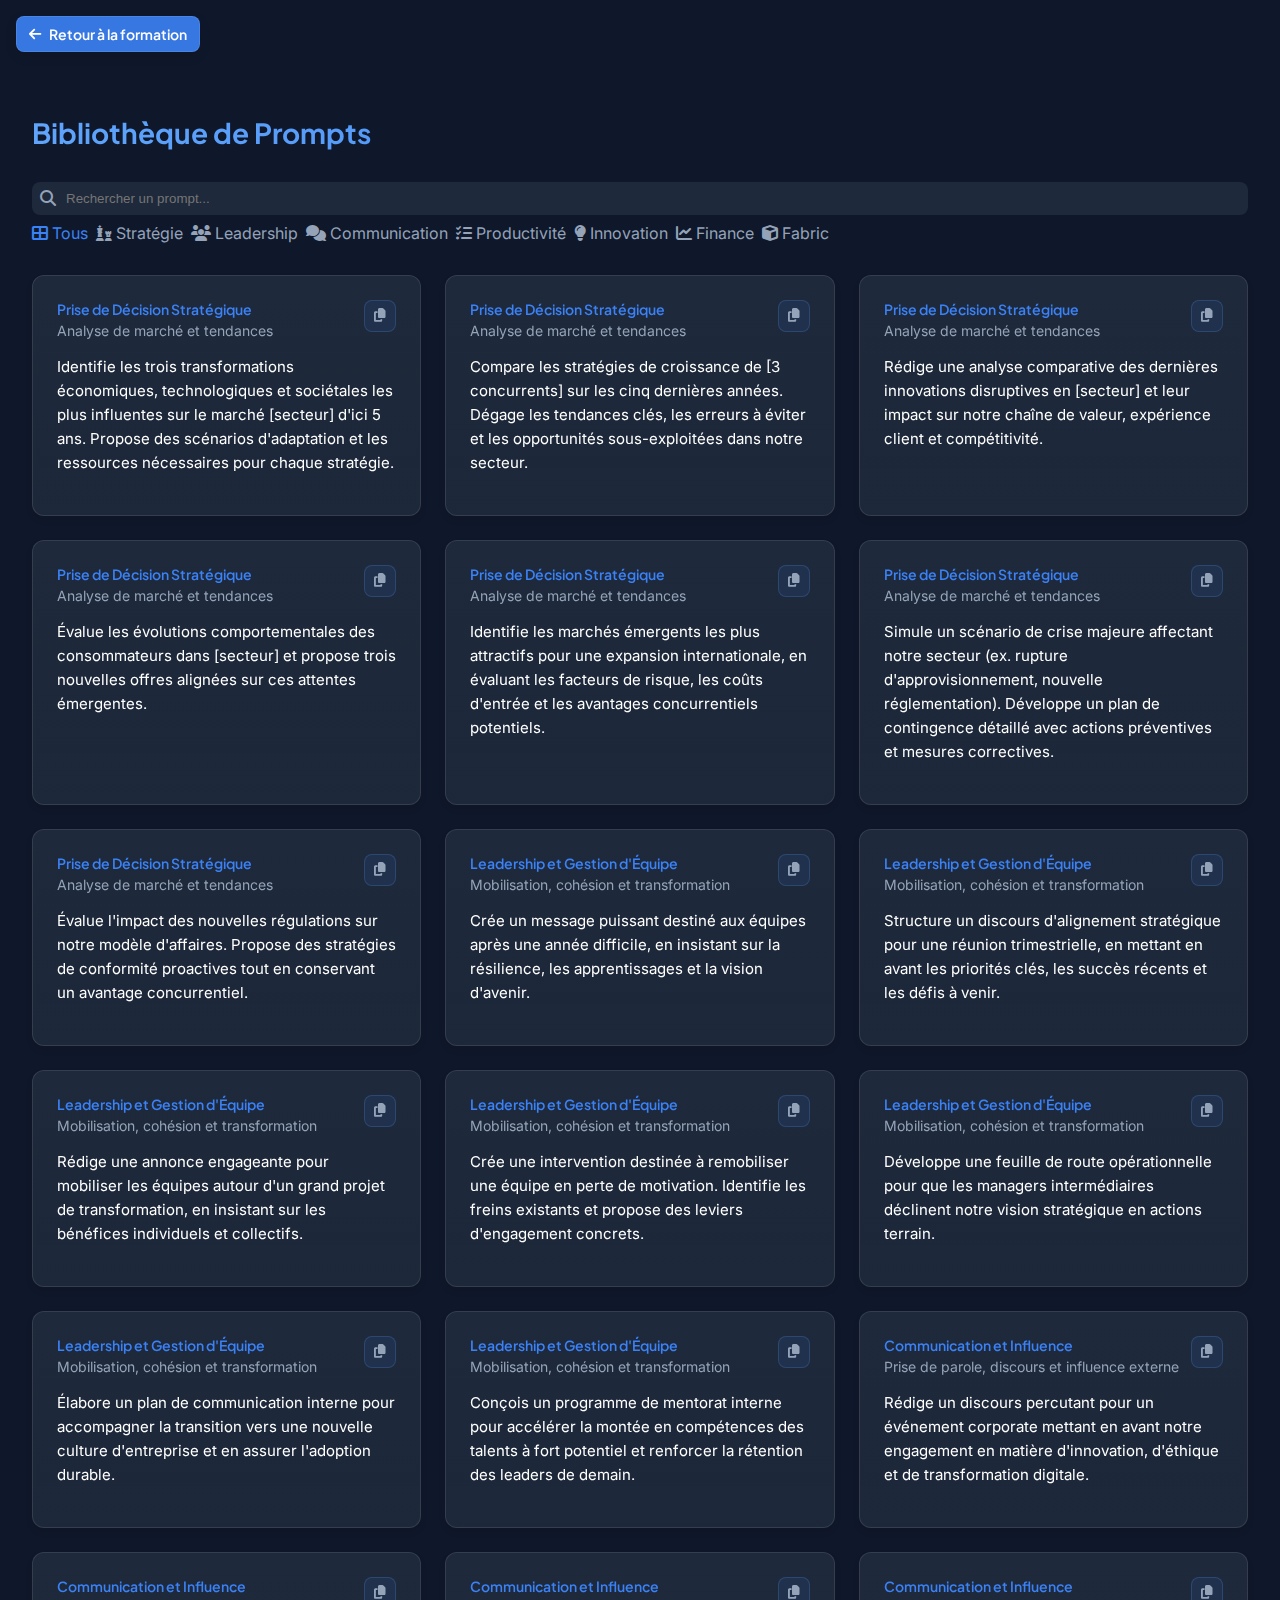
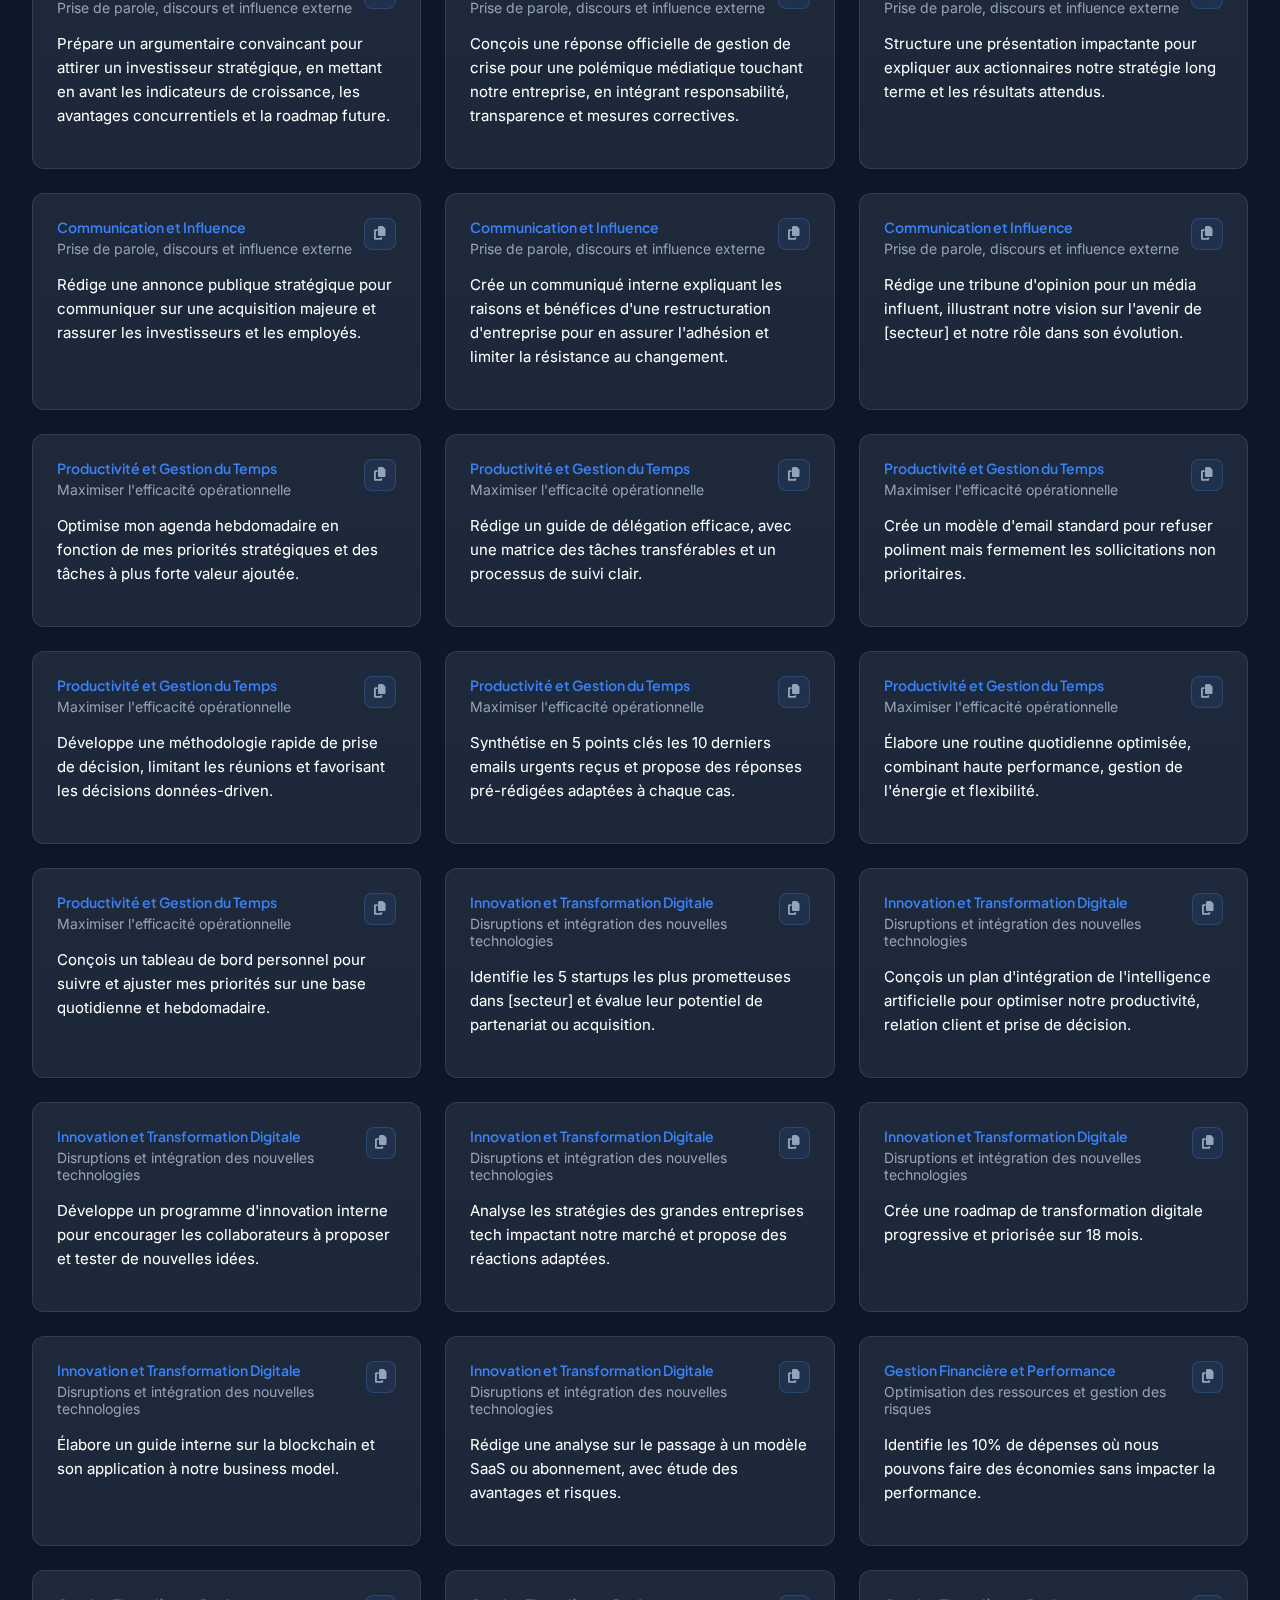
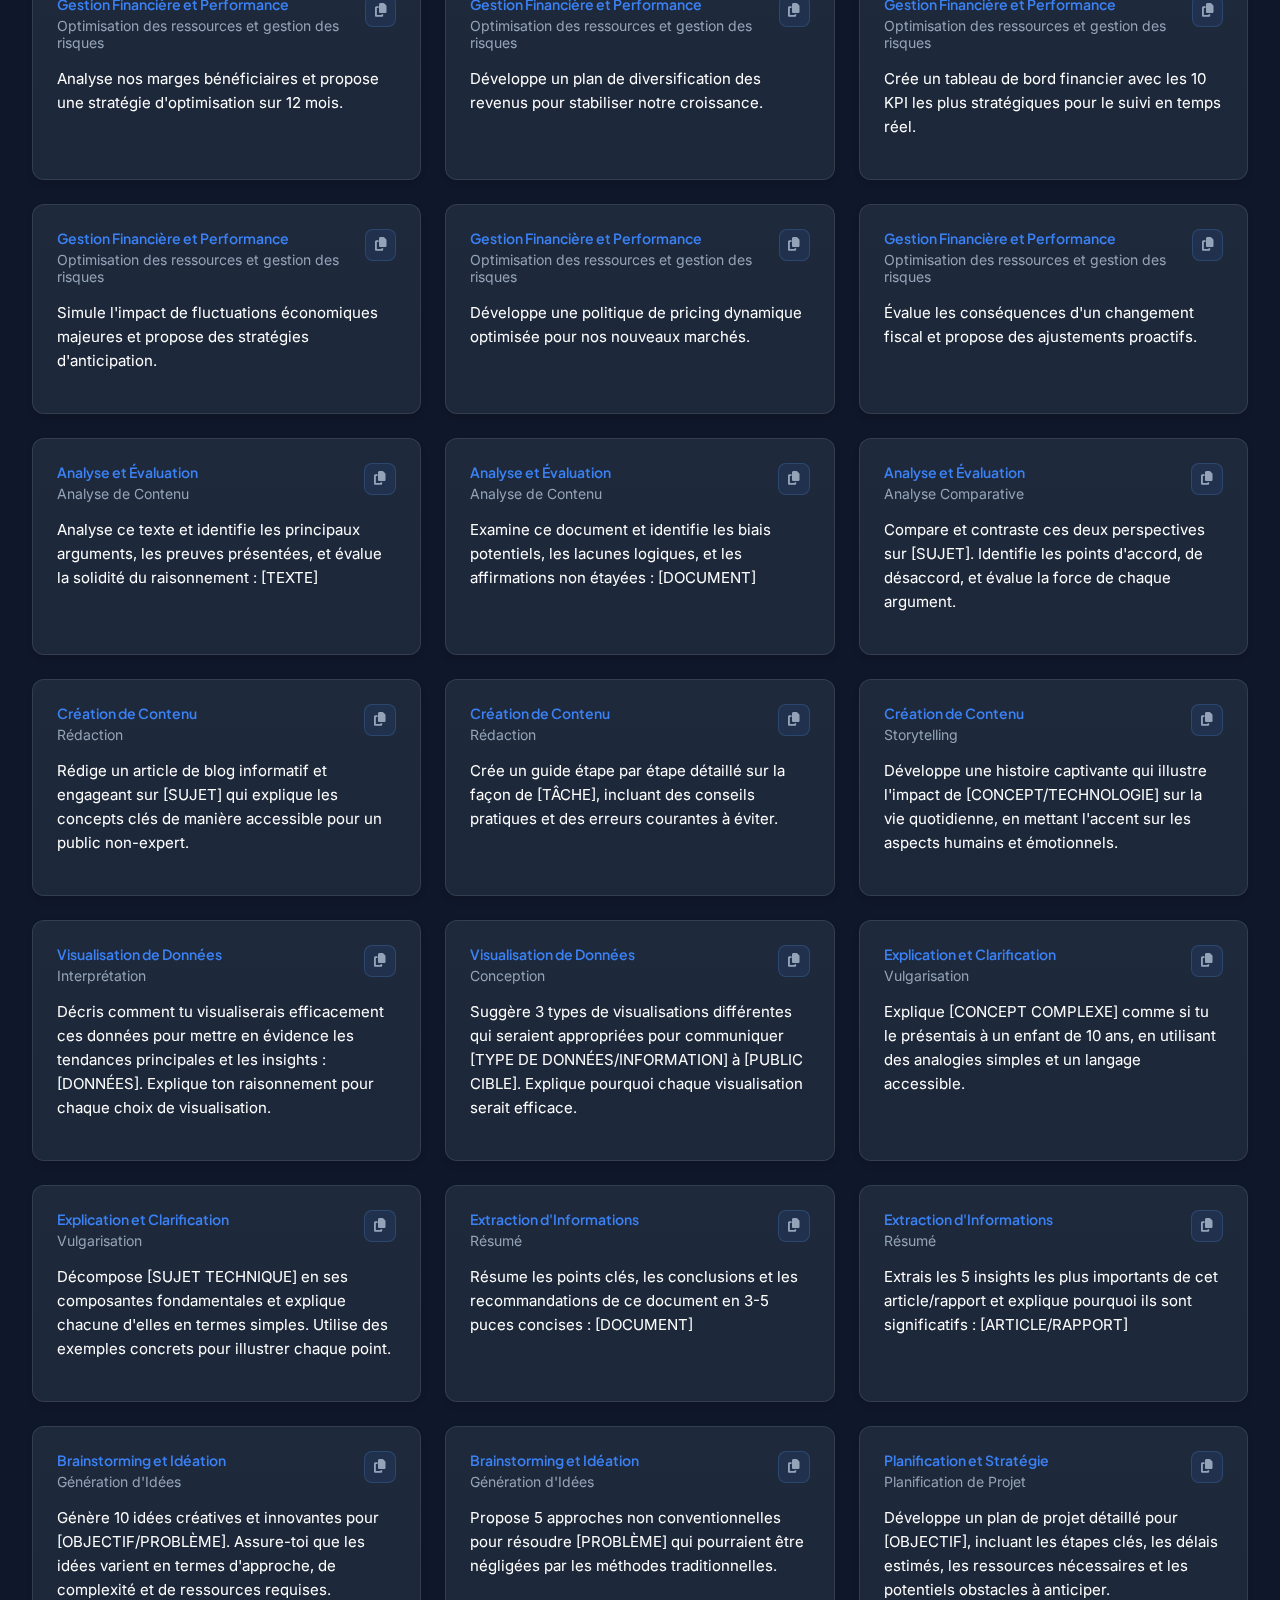
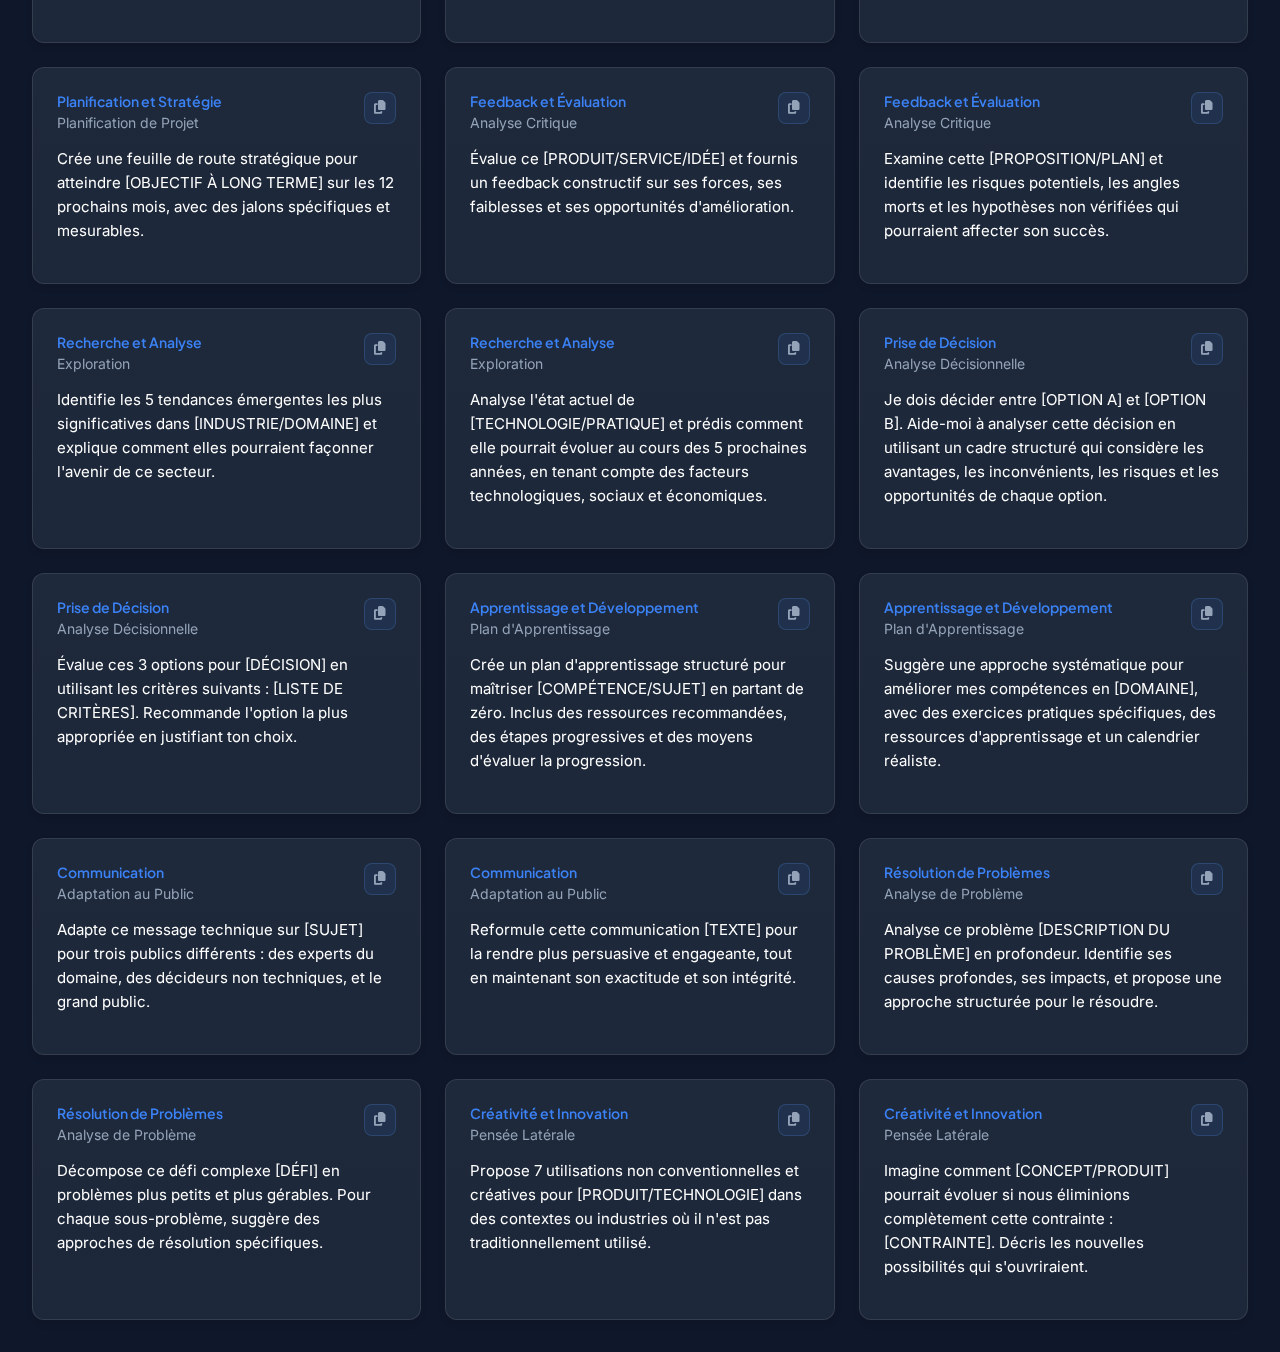
<file: prompt-library.html>
<!DOCTYPE html>
<html lang="fr">
<head>
    <meta charset="UTF-8">
    <meta name="viewport" content="width=device-width, initial-scale=1.0">
    <title>Bibliothèque de Prompts</title>
    <link rel="stylesheet" href="https://fonts.googleapis.com/css2?family=Inter:wght@400;500;600&family=Plus+Jakarta+Sans:wght@400;500;600;700&display=swap">
    <link rel="stylesheet" href="https://cdnjs.cloudflare.com/ajax/libs/font-awesome/6.4.0/css/all.min.css">
    <style>
        :root {
            --primary-bg: #0f172a;
            --secondary-bg: #1e293b;
            --text-primary: #ffffff;
            --text-secondary: #94a3b8;
            --accent: #3b82f6;
        }

        body {
            background-color: var(--primary-bg);
            color: var(--text-primary);
            font-family: 'Inter', sans-serif;
            margin: 0;
            padding: 2rem;
            -webkit-font-smoothing: antialiased;
        }

        .container {
            max-width: 1400px;
            margin: 0 auto;
            padding-top: 4rem;
        }

        h1 {
            font-family: 'Plus Jakarta Sans', sans-serif;
            font-weight: 700;
            font-size: 1.75rem;
            background: linear-gradient(135deg, #60A5FA, #3B82F6);
            -webkit-background-clip: text;
            -webkit-text-fill-color: transparent;
            margin-bottom: 2rem;
        }

        .prompts-grid {
            display: grid;
            grid-template-columns: repeat(auto-fill, minmax(300px, 1fr));
            gap: 1.5rem;
        }

        .prompt-card {
            background: linear-gradient(180deg, var(--secondary-bg) 0%, rgba(30, 41, 59, 0.95) 100%);
            backdrop-filter: blur(10px);
            border: 1px solid rgba(255, 255, 255, 0.1);
            border-radius: 0.75rem;
            padding: 1.5rem;
            transition: all 0.3s ease;
            box-shadow: 0 4px 6px rgba(0, 0, 0, 0.1);
        }

        .prompt-card:hover {
            transform: translateY(-2px);
            box-shadow: 0 8px 12px rgba(0, 0, 0, 0.15);
            border-color: rgba(255, 255, 255, 0.2);
        }

        .prompt-header {
            display: flex;
            justify-content: space-between;
            align-items: start;
            margin-bottom: 1rem;
        }

        .category-name {
            color: var(--accent);
            font-size: 0.875rem;
            font-weight: 600;
            font-family: 'Plus Jakarta Sans', sans-serif;
        }

        .subcategory {
            color: var(--text-secondary);
            font-size: 0.875rem;
            margin-top: 0.25rem;
        }

        .prompt-text {
            color: var(--text-primary);
            font-size: 0.9375rem;
            line-height: 1.6;
            margin-bottom: 1rem;
        }

        .copy-button {
            background: rgba(59, 130, 246, 0.1);
            border: 1px solid rgba(96, 165, 250, 0.2);
            border-radius: 0.5rem;
            color: var(--text-secondary);
            cursor: pointer;
            padding: 0.5rem;
            transition: all 0.2s ease;
            display: flex;
            align-items: center;
            justify-content: center;
            width: 32px;
            height: 32px;
        }

        .copy-button:hover {
            background: rgba(59, 130, 246, 0.2);
            color: var(--accent);
            transform: translateY(-1px);
        }

        .copy-button.copied {
            background: rgba(16, 185, 129, 0.2);
            color: #10b981;
            border-color: rgba(16, 185, 129, 0.3);
        }

        .back-button {
            position: fixed;
            top: 1rem;
            left: 1rem;
            background: rgba(59, 130, 246, 0.9);
            backdrop-filter: blur(4px);
            border: 1px solid rgba(255, 255, 255, 0.1);
            box-shadow: 0 4px 12px rgba(0, 0, 0, 0.1);
            color: white;
            border-radius: 0.5rem;
            padding: 0.5rem 0.75rem;
            display: flex;
            align-items: center;
            gap: 0.5rem;
            font-family: 'Plus Jakarta Sans', sans-serif;
            font-weight: 600;
            font-size: 0.875rem;
            cursor: pointer;
            text-decoration: none;
            transition: all 0.3s ease;
            z-index: 1000;
        }

        .back-button:hover {
            background: rgba(59, 130, 246, 1);
            transform: translateY(-1px);
            box-shadow: 0 6px 16px rgba(0, 0, 0, 0.15);
        }

        @media (max-width: 768px) {
            body {
                padding: 1rem;
            }

            .prompts-grid {
                grid-template-columns: 1fr;
            }

            .container {
                padding-top: 3rem;
            }
        }

        .search-and-filters {
            margin-bottom: 2rem;
        }

        .search-bar {
            display: flex;
            align-items: center;
            background-color: var(--secondary-bg);
            border-radius: 0.5rem;
            padding: 0.5rem;
        }

        .search-bar i {
            color: var(--text-secondary);
            margin-right: 0.5rem;
        }

        .search-bar input {
            background: none;
            border: none;
            color: var(--text-primary);
            outline: none;
        }

        .filters {
            display: flex;
            gap: 0.5rem;
            margin-top: 0.5rem;
        }

        .filter-button {
            background: none;
            border: none;
            color: var(--text-secondary);
            cursor: pointer;
            padding: 0;
            font: inherit;
            outline: inherit;
            display: flex;
            align-items: center;
            gap: 0.25rem;
        }

        .filter-button.active {
            color: var(--accent);
        }
    </style>
</head>
<body>
    <!-- Ajouter le bouton retour -->
    <a href="training-llm-exec.html" class="back-button">
        <i class="fas fa-arrow-left"></i>
        <span>Retour à la formation</span>
    </a>

    <div class="container">
        <h1>Bibliothèque de Prompts</h1>
        <div class="search-and-filters">
            <div class="search-bar">
                <i class="fas fa-search"></i>
                <input type="text" id="prompt-search" placeholder="Rechercher un prompt...">
            </div>
            
            <div class="filters">
                <button class="filter-button active" data-category="all">
                    <i class="fas fa-th-large"></i>
                    <span>Tous</span>
                </button>
                <button class="filter-button" data-category="strategie">
                    <i class="fas fa-chess"></i>
                    <span>Stratégie</span>
                </button>
                <button class="filter-button" data-category="leadership">
                    <i class="fas fa-users"></i>
                    <span>Leadership</span>
                </button>
                <button class="filter-button" data-category="communication">
                    <i class="fas fa-comments"></i>
                    <span>Communication</span>
                </button>
                <button class="filter-button" data-category="productivite">
                    <i class="fas fa-tasks"></i>
                    <span>Productivité</span>
                </button>
                <button class="filter-button" data-category="innovation">
                    <i class="fas fa-lightbulb"></i>
                    <span>Innovation</span>
                </button>
                <button class="filter-button" data-category="finance">
                    <i class="fas fa-chart-line"></i>
                    <span>Finance</span>
                </button>
                <button class="filter-button" data-category="fabric">
                    <i class="fas fa-cube"></i>
                    <span>Fabric</span>
                </button>
            </div>
        </div>
        <div class="prompts-grid" id="prompts-container">
            <!-- Les prompts seront générés ici par JavaScript -->
        </div>
    </div>

    <script>
        // Fonction pour copier sans utiliser le stockage
        function copyPrompt(button, text) {
            try {
                const textArea = document.createElement('textarea');
                textArea.value = text;
                document.body.appendChild(textArea);
                textArea.select();
                document.execCommand('copy');
                document.body.removeChild(textArea);
                
                const icon = button.querySelector('i');
                button.classList.add('copied');
                icon.className = 'fas fa-check';
                
                setTimeout(() => {
                    button.classList.remove('copied');
                    icon.className = 'fas fa-copy';
                }, 2000);
            } catch (err) {
                console.error('Erreur lors de la copie:', err);
            }
        }

        // Base de données des prompts
        const promptsDatabase = [
            // Stratégie
            {
                id: "s1",
                category: "strategie",
                categoryName: "Prise de Décision Stratégique",
                subcategory: "Analyse de marché et tendances",
                text: "Identifie les trois transformations économiques, technologiques et sociétales les plus influentes sur le marché [secteur] d'ici 5 ans. Propose des scénarios d'adaptation et les ressources nécessaires pour chaque stratégie."
            },
            {
                id: "s2",
                category: "strategie",
                categoryName: "Prise de Décision Stratégique",
                subcategory: "Analyse de marché et tendances",
                text: "Compare les stratégies de croissance de [3 concurrents] sur les cinq dernières années. Dégage les tendances clés, les erreurs à éviter et les opportunités sous-exploitées dans notre secteur."
            },
            {
                id: "s3",
                category: "strategie",
                categoryName: "Prise de Décision Stratégique",
                subcategory: "Analyse de marché et tendances",
                text: "Rédige une analyse comparative des dernières innovations disruptives en [secteur] et leur impact sur notre chaîne de valeur, expérience client et compétitivité."
            },
            {
                id: "s4",
                category: "strategie",
                categoryName: "Prise de Décision Stratégique",
                subcategory: "Analyse de marché et tendances",
                text: "Évalue les évolutions comportementales des consommateurs dans [secteur] et propose trois nouvelles offres alignées sur ces attentes émergentes."
            },
            {
                id: "s5",
                category: "strategie",
                categoryName: "Prise de Décision Stratégique",
                subcategory: "Analyse de marché et tendances",
                text: "Identifie les marchés émergents les plus attractifs pour une expansion internationale, en évaluant les facteurs de risque, les coûts d'entrée et les avantages concurrentiels potentiels."
            },
            {
                id: "s6",
                category: "strategie",
                categoryName: "Prise de Décision Stratégique",
                subcategory: "Analyse de marché et tendances",
                text: "Simule un scénario de crise majeure affectant notre secteur (ex. rupture d'approvisionnement, nouvelle réglementation). Développe un plan de contingence détaillé avec actions préventives et mesures correctives."
            },
            {
                id: "s7",
                category: "strategie",
                categoryName: "Prise de Décision Stratégique",
                subcategory: "Analyse de marché et tendances",
                text: "Évalue l'impact des nouvelles régulations sur notre modèle d'affaires. Propose des stratégies de conformité proactives tout en conservant un avantage concurrentiel."
            },
            
            // Leadership
            {
                id: "l1",
                category: "leadership",
                categoryName: "Leadership et Gestion d'Équipe",
                subcategory: "Mobilisation, cohésion et transformation",
                text: "Crée un message puissant destiné aux équipes après une année difficile, en insistant sur la résilience, les apprentissages et la vision d'avenir."
            },
            {
                id: "l2",
                category: "leadership",
                categoryName: "Leadership et Gestion d'Équipe",
                subcategory: "Mobilisation, cohésion et transformation",
                text: "Structure un discours d'alignement stratégique pour une réunion trimestrielle, en mettant en avant les priorités clés, les succès récents et les défis à venir."
            },
            {
                id: "l3",
                category: "leadership",
                categoryName: "Leadership et Gestion d'Équipe",
                subcategory: "Mobilisation, cohésion et transformation",
                text: "Rédige une annonce engageante pour mobiliser les équipes autour d'un grand projet de transformation, en insistant sur les bénéfices individuels et collectifs."
            },
            {
                id: "l4",
                category: "leadership",
                categoryName: "Leadership et Gestion d'Équipe",
                subcategory: "Mobilisation, cohésion et transformation",
                text: "Crée une intervention destinée à remobiliser une équipe en perte de motivation. Identifie les freins existants et propose des leviers d'engagement concrets."
            },
            {
                id: "l5",
                category: "leadership",
                categoryName: "Leadership et Gestion d'Équipe",
                subcategory: "Mobilisation, cohésion et transformation",
                text: "Développe une feuille de route opérationnelle pour que les managers intermédiaires déclinent notre vision stratégique en actions terrain."
            },
            {
                id: "l6",
                category: "leadership",
                categoryName: "Leadership et Gestion d'Équipe",
                subcategory: "Mobilisation, cohésion et transformation",
                text: "Élabore un plan de communication interne pour accompagner la transition vers une nouvelle culture d'entreprise et en assurer l'adoption durable."
            },
            {
                id: "l7",
                category: "leadership",
                categoryName: "Leadership et Gestion d'Équipe",
                subcategory: "Mobilisation, cohésion et transformation",
                text: "Conçois un programme de mentorat interne pour accélérer la montée en compétences des talents à fort potentiel et renforcer la rétention des leaders de demain."
            },
            
            // Communication
            {
                id: "c1",
                category: "communication",
                categoryName: "Communication et Influence",
                subcategory: "Prise de parole, discours et influence externe",
                text: "Rédige un discours percutant pour un événement corporate mettant en avant notre engagement en matière d'innovation, d'éthique et de transformation digitale."
            },
            {
                id: "c2",
                category: "communication",
                categoryName: "Communication et Influence",
                subcategory: "Prise de parole, discours et influence externe",
                text: "Prépare un argumentaire convaincant pour attirer un investisseur stratégique, en mettant en avant les indicateurs de croissance, les avantages concurrentiels et la roadmap future."
            },
            {
                id: "c3",
                category: "communication",
                categoryName: "Communication et Influence",
                subcategory: "Prise de parole, discours et influence externe",
                text: "Conçois une réponse officielle de gestion de crise pour une polémique médiatique touchant notre entreprise, en intégrant responsabilité, transparence et mesures correctives."
            },
            {
                id: "c4",
                category: "communication",
                categoryName: "Communication et Influence",
                subcategory: "Prise de parole, discours et influence externe",
                text: "Structure une présentation impactante pour expliquer aux actionnaires notre stratégie long terme et les résultats attendus."
            },
            {
                id: "c5",
                category: "communication",
                categoryName: "Communication et Influence",
                subcategory: "Prise de parole, discours et influence externe",
                text: "Rédige une annonce publique stratégique pour communiquer sur une acquisition majeure et rassurer les investisseurs et les employés."
            },
            {
                id: "c6",
                category: "communication",
                categoryName: "Communication et Influence",
                subcategory: "Prise de parole, discours et influence externe",
                text: "Crée un communiqué interne expliquant les raisons et bénéfices d'une restructuration d'entreprise pour en assurer l'adhésion et limiter la résistance au changement."
            },
            {
                id: "c7",
                category: "communication",
                categoryName: "Communication et Influence",
                subcategory: "Prise de parole, discours et influence externe",
                text: "Rédige une tribune d'opinion pour un média influent, illustrant notre vision sur l'avenir de [secteur] et notre rôle dans son évolution."
            },
            
            // Productivité
            {
                id: "p1",
                category: "productivite",
                categoryName: "Productivité et Gestion du Temps",
                subcategory: "Maximiser l'efficacité opérationnelle",
                text: "Optimise mon agenda hebdomadaire en fonction de mes priorités stratégiques et des tâches à plus forte valeur ajoutée."
            },
            {
                id: "p2",
                category: "productivite",
                categoryName: "Productivité et Gestion du Temps",
                subcategory: "Maximiser l'efficacité opérationnelle",
                text: "Rédige un guide de délégation efficace, avec une matrice des tâches transférables et un processus de suivi clair."
            },
            {
                id: "p3",
                category: "productivite",
                categoryName: "Productivité et Gestion du Temps",
                subcategory: "Maximiser l'efficacité opérationnelle",
                text: "Crée un modèle d'email standard pour refuser poliment mais fermement les sollicitations non prioritaires."
            },
            {
                id: "p4",
                category: "productivite",
                categoryName: "Productivité et Gestion du Temps",
                subcategory: "Maximiser l'efficacité opérationnelle",
                text: "Développe une méthodologie rapide de prise de décision, limitant les réunions et favorisant les décisions données-driven."
            },
            {
                id: "p5",
                category: "productivite",
                categoryName: "Productivité et Gestion du Temps",
                subcategory: "Maximiser l'efficacité opérationnelle",
                text: "Synthétise en 5 points clés les 10 derniers emails urgents reçus et propose des réponses pré-rédigées adaptées à chaque cas."
            },
            {
                id: "p6",
                category: "productivite",
                categoryName: "Productivité et Gestion du Temps",
                subcategory: "Maximiser l'efficacité opérationnelle",
                text: "Élabore une routine quotidienne optimisée, combinant haute performance, gestion de l'énergie et flexibilité."
            },
            {
                id: "p7",
                category: "productivite",
                categoryName: "Productivité et Gestion du Temps",
                subcategory: "Maximiser l'efficacité opérationnelle",
                text: "Conçois un tableau de bord personnel pour suivre et ajuster mes priorités sur une base quotidienne et hebdomadaire."
            },
            
            // Innovation
            {
                id: "i1",
                category: "innovation",
                categoryName: "Innovation et Transformation Digitale",
                subcategory: "Disruptions et intégration des nouvelles technologies",
                text: "Identifie les 5 startups les plus prometteuses dans [secteur] et évalue leur potentiel de partenariat ou acquisition."
            },
            {
                id: "i2",
                category: "innovation",
                categoryName: "Innovation et Transformation Digitale",
                subcategory: "Disruptions et intégration des nouvelles technologies",
                text: "Conçois un plan d'intégration de l'intelligence artificielle pour optimiser notre productivité, relation client et prise de décision."
            },
            {
                id: "i3",
                category: "innovation",
                categoryName: "Innovation et Transformation Digitale",
                subcategory: "Disruptions et intégration des nouvelles technologies",
                text: "Développe un programme d'innovation interne pour encourager les collaborateurs à proposer et tester de nouvelles idées."
            },
            {
                id: "i4",
                category: "innovation",
                categoryName: "Innovation et Transformation Digitale",
                subcategory: "Disruptions et intégration des nouvelles technologies",
                text: "Analyse les stratégies des grandes entreprises tech impactant notre marché et propose des réactions adaptées."
            },
            {
                id: "i5",
                category: "innovation",
                categoryName: "Innovation et Transformation Digitale",
                subcategory: "Disruptions et intégration des nouvelles technologies",
                text: "Crée une roadmap de transformation digitale progressive et priorisée sur 18 mois."
            },
            {
                id: "i6",
                category: "innovation",
                categoryName: "Innovation et Transformation Digitale",
                subcategory: "Disruptions et intégration des nouvelles technologies",
                text: "Élabore un guide interne sur la blockchain et son application à notre business model."
            },
            {
                id: "i7",
                category: "innovation",
                categoryName: "Innovation et Transformation Digitale",
                subcategory: "Disruptions et intégration des nouvelles technologies",
                text: "Rédige une analyse sur le passage à un modèle SaaS ou abonnement, avec étude des avantages et risques."
            },
            
            // Finance
            {
                id: "f1",
                category: "finance",
                categoryName: "Gestion Financière et Performance",
                subcategory: "Optimisation des ressources et gestion des risques",
                text: "Identifie les 10% de dépenses où nous pouvons faire des économies sans impacter la performance."
            },
            {
                id: "f2",
                category: "finance",
                categoryName: "Gestion Financière et Performance",
                subcategory: "Optimisation des ressources et gestion des risques",
                text: "Analyse nos marges bénéficiaires et propose une stratégie d'optimisation sur 12 mois."
            },
            {
                id: "f3",
                category: "finance",
                categoryName: "Gestion Financière et Performance",
                subcategory: "Optimisation des ressources et gestion des risques",
                text: "Développe un plan de diversification des revenus pour stabiliser notre croissance."
            },
            {
                id: "f4",
                category: "finance",
                categoryName: "Gestion Financière et Performance",
                subcategory: "Optimisation des ressources et gestion des risques",
                text: "Crée un tableau de bord financier avec les 10 KPI les plus stratégiques pour le suivi en temps réel."
            },
            {
                id: "f5",
                category: "finance",
                categoryName: "Gestion Financière et Performance",
                subcategory: "Optimisation des ressources et gestion des risques",
                text: "Simule l'impact de fluctuations économiques majeures et propose des stratégies d'anticipation."
            },
            {
                id: "f6",
                category: "finance",
                categoryName: "Gestion Financière et Performance",
                subcategory: "Optimisation des ressources et gestion des risques",
                text: "Développe une politique de pricing dynamique optimisée pour nos nouveaux marchés."
            },
            {
                id: "f7",
                category: "finance",
                categoryName: "Gestion Financière et Performance",
                subcategory: "Optimisation des ressources et gestion des risques",
                text: "Évalue les conséquences d'un changement fiscal et propose des ajustements proactifs."
            },
            
            // Prompts Fabric
            {
                id: "fab1",
                category: "fabric",
                categoryName: "Analyse et Évaluation",
                subcategory: "Analyse de Contenu",
                text: "Analyse ce texte et identifie les principaux arguments, les preuves présentées, et évalue la solidité du raisonnement : [TEXTE]"
            },
            {
                id: "fab2",
                category: "fabric",
                categoryName: "Analyse et Évaluation",
                subcategory: "Analyse de Contenu",
                text: "Examine ce document et identifie les biais potentiels, les lacunes logiques, et les affirmations non étayées : [DOCUMENT]"
            },
            {
                id: "fab3",
                category: "fabric",
                categoryName: "Analyse et Évaluation",
                subcategory: "Analyse Comparative",
                text: "Compare et contraste ces deux perspectives sur [SUJET]. Identifie les points d'accord, de désaccord, et évalue la force de chaque argument."
            },
            {
                id: "fab4",
                category: "fabric",
                categoryName: "Création de Contenu",
                subcategory: "Rédaction",
                text: "Rédige un article de blog informatif et engageant sur [SUJET] qui explique les concepts clés de manière accessible pour un public non-expert."
            },
            {
                id: "fab5",
                category: "fabric",
                categoryName: "Création de Contenu",
                subcategory: "Rédaction",
                text: "Crée un guide étape par étape détaillé sur la façon de [TÂCHE], incluant des conseils pratiques et des erreurs courantes à éviter."
            },
            {
                id: "fab6",
                category: "fabric",
                categoryName: "Création de Contenu",
                subcategory: "Storytelling",
                text: "Développe une histoire captivante qui illustre l'impact de [CONCEPT/TECHNOLOGIE] sur la vie quotidienne, en mettant l'accent sur les aspects humains et émotionnels."
            },
            {
                id: "fab7",
                category: "fabric",
                categoryName: "Visualisation de Données",
                subcategory: "Interprétation",
                text: "Décris comment tu visualiserais efficacement ces données pour mettre en évidence les tendances principales et les insights : [DONNÉES]. Explique ton raisonnement pour chaque choix de visualisation."
            },
            {
                id: "fab8",
                category: "fabric",
                categoryName: "Visualisation de Données",
                subcategory: "Conception",
                text: "Suggère 3 types de visualisations différentes qui seraient appropriées pour communiquer [TYPE DE DONNÉES/INFORMATION] à [PUBLIC CIBLE]. Explique pourquoi chaque visualisation serait efficace."
            },
            {
                id: "fab9",
                category: "fabric",
                categoryName: "Explication et Clarification",
                subcategory: "Vulgarisation",
                text: "Explique [CONCEPT COMPLEXE] comme si tu le présentais à un enfant de 10 ans, en utilisant des analogies simples et un langage accessible."
            },
            {
                id: "fab10",
                category: "fabric",
                categoryName: "Explication et Clarification",
                subcategory: "Vulgarisation",
                text: "Décompose [SUJET TECHNIQUE] en ses composantes fondamentales et explique chacune d'elles en termes simples. Utilise des exemples concrets pour illustrer chaque point."
            },
            {
                id: "fab11",
                category: "fabric",
                categoryName: "Extraction d'Informations",
                subcategory: "Résumé",
                text: "Résume les points clés, les conclusions et les recommandations de ce document en 3-5 puces concises : [DOCUMENT]"
            },
            {
                id: "fab12",
                category: "fabric",
                categoryName: "Extraction d'Informations",
                subcategory: "Résumé",
                text: "Extrais les 5 insights les plus importants de cet article/rapport et explique pourquoi ils sont significatifs : [ARTICLE/RAPPORT]"
            },
            {
                id: "fab13",
                category: "fabric",
                categoryName: "Brainstorming et Idéation",
                subcategory: "Génération d'Idées",
                text: "Génère 10 idées créatives et innovantes pour [OBJECTIF/PROBLÈME]. Assure-toi que les idées varient en termes d'approche, de complexité et de ressources requises."
            },
            {
                id: "fab14",
                category: "fabric",
                categoryName: "Brainstorming et Idéation",
                subcategory: "Génération d'Idées",
                text: "Propose 5 approches non conventionnelles pour résoudre [PROBLÈME] qui pourraient être négligées par les méthodes traditionnelles."
            },
            {
                id: "fab15",
                category: "fabric",
                categoryName: "Planification et Stratégie",
                subcategory: "Planification de Projet",
                text: "Développe un plan de projet détaillé pour [OBJECTIF], incluant les étapes clés, les délais estimés, les ressources nécessaires et les potentiels obstacles à anticiper."
            },
            {
                id: "fab16",
                category: "fabric",
                categoryName: "Planification et Stratégie",
                subcategory: "Planification de Projet",
                text: "Crée une feuille de route stratégique pour atteindre [OBJECTIF À LONG TERME] sur les 12 prochains mois, avec des jalons spécifiques et mesurables."
            },
            {
                id: "fab17",
                category: "fabric",
                categoryName: "Feedback et Évaluation",
                subcategory: "Analyse Critique",
                text: "Évalue ce [PRODUIT/SERVICE/IDÉE] et fournis un feedback constructif sur ses forces, ses faiblesses et ses opportunités d'amélioration."
            },
            {
                id: "fab18",
                category: "fabric",
                categoryName: "Feedback et Évaluation",
                subcategory: "Analyse Critique",
                text: "Examine cette [PROPOSITION/PLAN] et identifie les risques potentiels, les angles morts et les hypothèses non vérifiées qui pourraient affecter son succès."
            },
            {
                id: "fab19",
                category: "fabric",
                categoryName: "Recherche et Analyse",
                subcategory: "Exploration",
                text: "Identifie les 5 tendances émergentes les plus significatives dans [INDUSTRIE/DOMAINE] et explique comment elles pourraient façonner l'avenir de ce secteur."
            },
            {
                id: "fab20",
                category: "fabric",
                categoryName: "Recherche et Analyse",
                subcategory: "Exploration",
                text: "Analyse l'état actuel de [TECHNOLOGIE/PRATIQUE] et prédis comment elle pourrait évoluer au cours des 5 prochaines années, en tenant compte des facteurs technologiques, sociaux et économiques."
            },
            {
                id: "fab21",
                category: "fabric",
                categoryName: "Prise de Décision",
                subcategory: "Analyse Décisionnelle",
                text: "Je dois décider entre [OPTION A] et [OPTION B]. Aide-moi à analyser cette décision en utilisant un cadre structuré qui considère les avantages, les inconvénients, les risques et les opportunités de chaque option."
            },
            {
                id: "fab22",
                category: "fabric",
                categoryName: "Prise de Décision",
                subcategory: "Analyse Décisionnelle",
                text: "Évalue ces 3 options pour [DÉCISION] en utilisant les critères suivants : [LISTE DE CRITÈRES]. Recommande l'option la plus appropriée en justifiant ton choix."
            },
            {
                id: "fab23",
                category: "fabric",
                categoryName: "Apprentissage et Développement",
                subcategory: "Plan d'Apprentissage",
                text: "Crée un plan d'apprentissage structuré pour maîtriser [COMPÉTENCE/SUJET] en partant de zéro. Inclus des ressources recommandées, des étapes progressives et des moyens d'évaluer la progression."
            },
            {
                id: "fab24",
                category: "fabric",
                categoryName: "Apprentissage et Développement",
                subcategory: "Plan d'Apprentissage",
                text: "Suggère une approche systématique pour améliorer mes compétences en [DOMAINE], avec des exercices pratiques spécifiques, des ressources d'apprentissage et un calendrier réaliste."
            },
            {
                id: "fab25",
                category: "fabric",
                categoryName: "Communication",
                subcategory: "Adaptation au Public",
                text: "Adapte ce message technique sur [SUJET] pour trois publics différents : des experts du domaine, des décideurs non techniques, et le grand public."
            },
            {
                id: "fab26",
                category: "fabric",
                categoryName: "Communication",
                subcategory: "Adaptation au Public",
                text: "Reformule cette communication [TEXTE] pour la rendre plus persuasive et engageante, tout en maintenant son exactitude et son intégrité."
            },
            {
                id: "fab27",
                category: "fabric",
                categoryName: "Résolution de Problèmes",
                subcategory: "Analyse de Problème",
                text: "Analyse ce problème [DESCRIPTION DU PROBLÈME] en profondeur. Identifie ses causes profondes, ses impacts, et propose une approche structurée pour le résoudre."
            },
            {
                id: "fab28",
                category: "fabric",
                categoryName: "Résolution de Problèmes",
                subcategory: "Analyse de Problème",
                text: "Décompose ce défi complexe [DÉFI] en problèmes plus petits et plus gérables. Pour chaque sous-problème, suggère des approches de résolution spécifiques."
            },
            {
                id: "fab29",
                category: "fabric",
                categoryName: "Créativité et Innovation",
                subcategory: "Pensée Latérale",
                text: "Propose 7 utilisations non conventionnelles et créatives pour [PRODUIT/TECHNOLOGIE] dans des contextes ou industries où il n'est pas traditionnellement utilisé."
            },
            {
                id: "fab30",
                category: "fabric",
                categoryName: "Créativité et Innovation",
                subcategory: "Pensée Latérale",
                text: "Imagine comment [CONCEPT/PRODUIT] pourrait évoluer si nous éliminions complètement cette contrainte : [CONTRAINTE]. Décris les nouvelles possibilités qui s'ouvriraient."
            }
        ];

        // Afficher les prompts
        const container = document.getElementById('prompts-container');
        const html = promptsDatabase.map(prompt => `
            <div class="prompt-card">
                <div class="prompt-header">
                    <div>
                        <div class="category-name">${prompt.categoryName}</div>
                        <div class="subcategory">${prompt.subcategory}</div>
                    </div>
                    <button class="copy-button" onclick="copyPrompt(this, '${prompt.text.replace(/'/g, "\\'")}')">
                        <i class="fas fa-copy"></i>
                    </button>
                </div>
                <p class="prompt-text">${prompt.text}</p>
            </div>
        `).join('');
        
        container.innerHTML = html;
    </script>
</body>
</html>
</file>
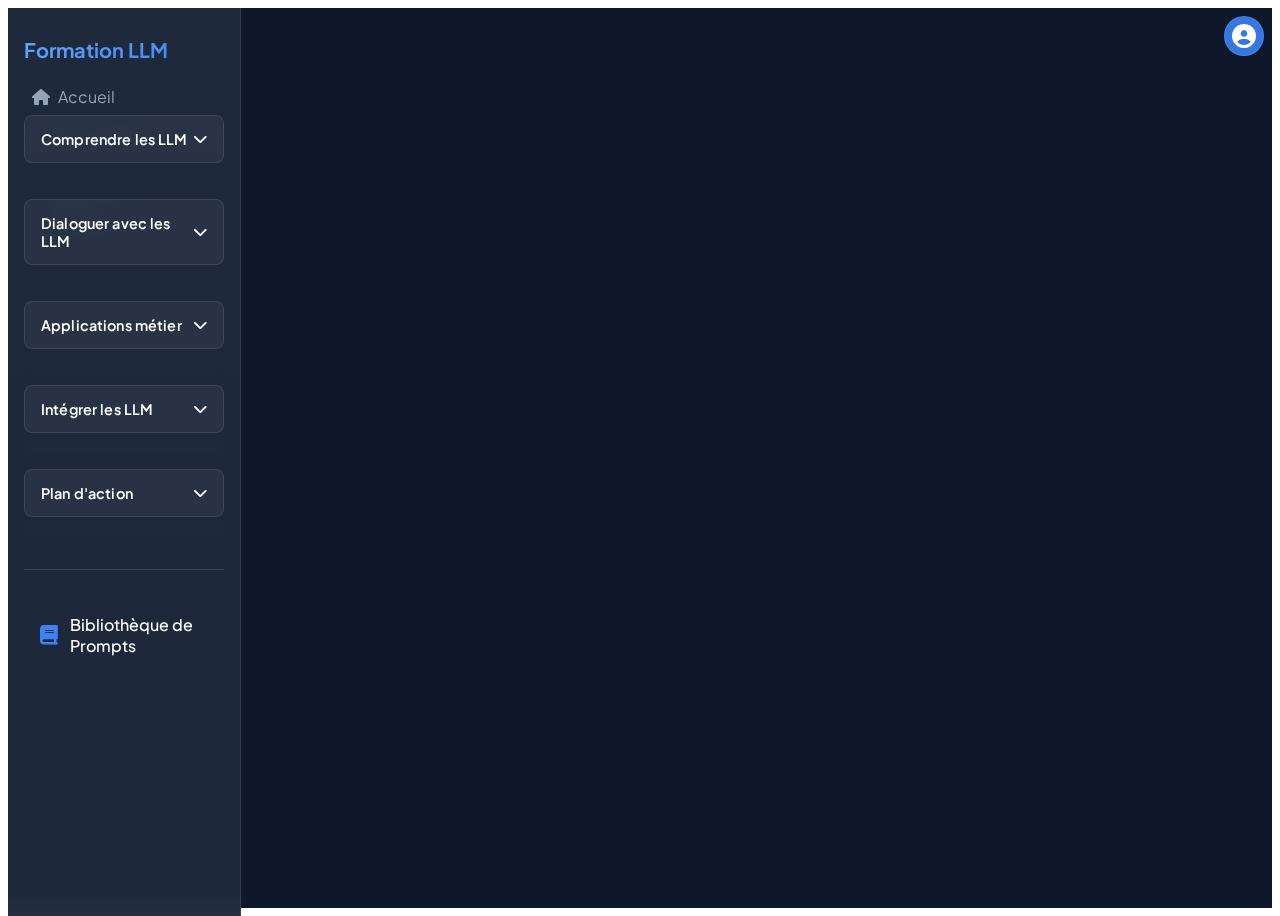
<file: training-llm-exec.html>
<!DOCTYPE html>
<html lang="fr">
<head>
    <meta charset="UTF-8">
    <meta name="viewport" content="width=device-width, initial-scale=1.0">
    <title>Formation LLM pour Exécutifs - Programme</title>
    <link rel="stylesheet" href="assets/css/training.css">
    <link rel="stylesheet" href="assets/css/prompt-library.css">
    <link rel="stylesheet" href="https://cdnjs.cloudflare.com/ajax/libs/font-awesome/6.4.0/css/all.min.css">
</head>
<body>
    <button class="burger-menu" onclick="window.trainingManager.toggleFullscreen(false)">
        <i class="fas fa-bars"></i>
        <span>Menu</span>
    </button>

    <!-- Nouveau bouton stats -->
    <button class="stats-button" onclick="window.trainingManager.toggleStats()">
        <i class="fas fa-user-circle"></i>
    </button>

    <!-- Panneau de statistiques -->
    <div class="stats-panel">
        <div class="stats-header">
            <h3>Votre progression</h3>
            <button class="close-stats">
                <i class="fas fa-times"></i>
            </button>
        </div>
        <div class="stats-content">
            <!-- Les stats seront générées par JavaScript -->
        </div>
    </div>

    <div class="training-container">
        <aside class="sidebar">
            <div class="sidebar-header">
                <h1>Formation LLM</h1>
                <a href="index.html" class="home-link">
                    <i class="fas fa-home"></i>
                    Accueil
                </a>
            </div>
            
            <div id="modules-list">
                <!-- Les modules seront générés par JavaScript -->
            </div>

            <!-- Modifier le lien pour pointer vers la nouvelle page -->
            <div class="library-link">
                <a href="prompt-library.html" class="menu-item">
                    <i class="fas fa-book"></i>
                    <span>Bibliothèque de Prompts</span>
                </a>
            </div>
        </aside>

        <main class="content-area">
            <div id="content-frame">
                <div class="welcome-screen">
                    <h2>Bienvenue dans votre formation</h2>
                    <p>Sélectionnez un module dans le menu pour commencer.</p>
                </div>
            </div>
        </main>
    </div>

    <script src="assets/js/prompts-database.js"></script>
    <script src="assets/js/prompt-library.js"></script>
    <script src="assets/js/training.js"></script>
</body>
</html>
</file>
<file: assets/css/training.css>
/* Ajouter les polices Google Fonts modernes */
@import url('https://fonts.googleapis.com/css2?family=Inter:wght@400;500;600&family=Plus+Jakarta+Sans:wght@400;500;600;700&display=swap');

/* Style de base */
:root {
    --primary-bg: #0f172a;
    --secondary-bg: #1e293b;
    --text-primary: #ffffff;
    --text-secondary: #94a3b8;
    --accent: #3b82f6;
    --menu-width: 200px; /* Réduit de 300px à 200px */
}

body {
    font-family: 'Inter', sans-serif;
    -webkit-font-smoothing: antialiased;
}

/* Layout principal */
.training-container {
    display: grid;
    grid-template-columns: var(--menu-width) 1fr;
    min-height: 100vh;
    background-color: var(--primary-bg);
    color: var(--text-primary);
    transition: grid-template-columns 0.3s ease;
}

/* Ajouter une classe pour le mode plein écran */
.training-container.fullscreen {
    grid-template-columns: 0 1fr;
}

.training-container.fullscreen .sidebar {
    transform: translateX(-100%);
}

/* Menu latéral */
.sidebar {
    background: linear-gradient(180deg, var(--secondary-bg) 0%, rgba(30, 41, 59, 0.95) 100%);
    backdrop-filter: blur(10px);
    border-right: 1px solid rgba(255, 255, 255, 0.1);
    padding: 1rem;
    overflow-y: auto;
    transition: transform 0.3s ease;
    position: fixed;
    height: 100vh;
    width: var(--menu-width);
    z-index: 1000;
    font-family: 'Plus Jakarta Sans', sans-serif;
}

/* Zone de contenu */
.content-area {
    padding: 2rem;
    overflow-y: auto;
}

/* Styles des modules */
.module {
    margin-bottom: 1rem;
    border-radius: 0.5rem;
    overflow: hidden;
}

.module-header {
    font-weight: 600;
    font-size: 0.9rem;
    letter-spacing: 0.01em;
    padding: 0.875rem 1rem;
    border-radius: 0.5rem;
    margin-bottom: 0.25rem;
    background: rgba(255, 255, 255, 0.05);
    border: 1px solid rgba(255, 255, 255, 0.1);
    transition: all 0.2s ease;
    cursor: pointer;
    display: flex;
    align-items: center;
    justify-content: space-between;
}

.module-header:hover {
    background: rgba(255, 255, 255, 0.1);
}

/* Animations et transitions */
.module-content {
    max-height: 0;
    overflow: hidden;
    transition: max-height 0.3s ease-out;
    background-color: var(--secondary-bg);
    padding: 0.5rem 0;
}

.module.active .module-content {
    max-height: 500px;
}

.module.active .module-header {
    background-color: var(--accent);
}

.module.active .fa-chevron-down {
    transform: rotate(180deg);
}

/* Loader */
.loader {
    border: 3px solid rgba(255, 255, 255, 0.1);
    border-top: 3px solid var(--accent);
    border-radius: 50%;
    width: 40px;
    height: 40px;
    animation: spin 1s linear infinite;
    margin: 2rem auto;
}

@keyframes spin {
    0% { transform: rotate(0deg); }
    100% { transform: rotate(360deg); }
}

/* Ajuster l'iframe */
.content-iframe {
    width: 100%;
    height: 100vh;
    border: none;
    position: fixed;
    top: 0;
    left: 0;
    right: 0;
    bottom: 0;
}

.lesson {
    padding: 0.625rem 1rem;
    padding-left: 1.5rem;
    border-bottom: 1px solid rgba(255, 255, 255, 0.1);
    font-size: 0.875rem;
}

.lesson a {
    color: var(--text-secondary);
    text-decoration: none;
    display: block;
    transition: all 0.2s ease;
    font-weight: 500;
    opacity: 0.8;
}

.lesson a:hover {
    color: var(--text-primary);
    opacity: 1;
    transform: translateX(4px);
}

.progress-item {
    margin-bottom: 1rem;
}

.progress-header {
    display: flex;
    justify-content: space-between;
    margin-bottom: 0.5rem;
    font-size: 0.75rem;
    color: var(--text-secondary);
    text-transform: uppercase;
    letter-spacing: 0.05em;
    font-weight: 600;
}

.progress-bar {
    height: 0.375rem;
    background: rgba(255, 255, 255, 0.1);
    border-radius: 0.25rem;
    overflow: hidden;
}

.progress-fill {
    height: 100%;
    background: linear-gradient(90deg, #3B82F6, #60A5FA);
    transition: width 0.3s ease;
}

.home-link {
    display: flex;
    align-items: center;
    color: var(--text-secondary);
    text-decoration: none;
    padding: 0.5rem;
    margin-top: 1rem;
    border-radius: 0.25rem;
    transition: all 0.2s;
}

.home-link:hover {
    color: var(--text-primary);
    background: rgba(255, 255, 255, 0.1);
}

.home-link i {
    margin-right: 0.5rem;
}

.error-message {
    text-align: center;
    padding: 2rem;
    background-color: var(--secondary-bg);
    border-radius: 0.5rem;
    margin: 2rem;
}

.error-message h3 {
    color: #ef4444;
    margin-bottom: 1rem;
}

/* Style pour le burger menu */
.burger-menu {
    position: fixed;
    top: 1rem;
    left: 1rem;
    z-index: 1001;
    background: rgba(59, 130, 246, 0.9);
    backdrop-filter: blur(4px);
    border: 1px solid rgba(255, 255, 255, 0.1);
    box-shadow: 0 4px 12px rgba(0, 0, 0, 0.1);
    color: white;
    border-radius: 0.5rem;
    padding: 0.75rem 1rem;
    cursor: pointer;
    display: none; /* Caché par défaut */
    align-items: center;
    gap: 0.5rem;
    font-family: 'Plus Jakarta Sans', sans-serif;
    font-weight: 600;
    font-size: 0.875rem;
    transition: all 0.3s ease;
}

.training-container.fullscreen .burger-menu {
    display: flex; /* Visible uniquement quand le menu est caché */
}

.burger-menu:hover {
    background: rgba(59, 130, 246, 1);
    transform: translateY(-1px);
    box-shadow: 0 6px 16px rgba(0, 0, 0, 0.15);
}

.burger-menu i {
    font-size: 1.25rem;
}

.burger-menu span {
    display: none;
}

@media (min-width: 640px) {
    .burger-menu span {
        display: inline;
    }
}

/* Ajuster le menu toggle existant */
.menu-toggle {
    display: none !important; /* On utilise maintenant le burger menu à la place */
}

/* Style pour les boutons de navigation */
.navigation-controls {
    position: fixed;
    bottom: 0;
    left: 0;
    right: 0;
    display: flex;
    justify-content: center;
    gap: 1rem;
    z-index: 1002;
    background: linear-gradient(to top, rgba(15, 23, 42, 0.95), rgba(15, 23, 42, 0.8) 50%, transparent);
    padding: 2rem 0.5rem 1rem;
    box-shadow: none;
}

.nav-button {
    background: rgba(59, 130, 246, 0.9);
    backdrop-filter: blur(4px);
    border: 1px solid rgba(255, 255, 255, 0.1);
    box-shadow: 0 4px 12px rgba(0, 0, 0, 0.1);
    color: white;
    border-radius: 50%;
    width: 48px;
    height: 48px;
    display: flex;
    align-items: center;
    justify-content: center;
    cursor: pointer;
    transition: all 0.3s ease;
    margin-bottom: 0.5rem;
}

.nav-button:hover {
    background: rgba(59, 130, 246, 1);
    transform: translateY(-2px);
    box-shadow: 0 6px 16px rgba(0, 0, 0, 0.15);
}

.nav-button:disabled {
    background-color: #475569;
    cursor: not-allowed;
}

.nav-button-tooltip {
    position: absolute;
    bottom: calc(100% + 1rem);
    left: 50%;
    transform: translateX(-50%);
    background: rgba(15, 23, 42, 0.95);
    backdrop-filter: blur(8px);
    border: 1px solid rgba(255, 255, 255, 0.1);
    box-shadow: 0 8px 24px rgba(0, 0, 0, 0.2);
    color: white;
    padding: 0.75rem 1rem;
    border-radius: 0.5rem;
    font-size: 0.875rem;
    white-space: nowrap;
    opacity: 0;
    transition: opacity 0.2s;
    pointer-events: none;
    display: flex;
    flex-direction: column;
    align-items: center;
    gap: 0.25rem;
    min-width: 200px;
    font-family: 'Plus Jakarta Sans', sans-serif;
}

.nav-button-tooltip .direction {
    font-family: 'Inter', sans-serif;
    font-size: 0.625rem;
    font-weight: 600;
}

.nav-button-tooltip .title {
    color: #fff;
    text-align: center;
}

.nav-button:hover .nav-button-tooltip {
    opacity: 1;
}

/* Style moderne pour les titres */
.sidebar-header h1 {
    font-family: 'Plus Jakarta Sans', sans-serif;
    font-weight: 700;
    font-size: 1.25rem;
    background: linear-gradient(135deg, #60A5FA, #3B82F6);
    -webkit-background-clip: text;
    -webkit-text-fill-color: transparent;
    margin-bottom: 0.5rem;
}

/* Style pour la section ressources */
.resources-section {
    margin-top: 2rem;
    padding-top: 2rem;
    border-top: 1px solid rgba(255, 255, 255, 0.1);
}

.resources-section h2 {
    font-family: 'Plus Jakarta Sans', sans-serif;
    font-size: 0.875rem;
    font-weight: 600;
    color: var(--text-secondary);
    text-transform: uppercase;
    letter-spacing: 0.05em;
    margin-bottom: 1rem;
}

.resources-links {
    display: flex;
    flex-direction: column;
    gap: 0.75rem;
}

.resource-link {
    display: flex;
    align-items: center;
    gap: 0.75rem;
    padding: 0.75rem 1rem;
    background: rgba(255, 255, 255, 0.05);
    border: 1px solid rgba(255, 255, 255, 0.1);
    border-radius: 0.5rem;
    color: var(--text-primary);
    text-decoration: none;
    font-weight: 500;
    transition: all 0.2s ease;
}

.resource-link:hover {
    background: rgba(255, 255, 255, 0.1);
    transform: translateX(4px);
}

.resource-link i {
    font-size: 1.125rem;
    color: #60A5FA;
    width: 1.5rem;
    text-align: center;
}

/* Supprimer l'ancien lien de bibliothèque qui n'est plus nécessaire */
.prompt-library-link {
    display: none;
}

/* Ajouter ces styles */
.stats-button {
    position: fixed;
    top: 1rem;
    right: 1rem;
    z-index: 1001;
    background: rgba(59, 130, 246, 0.9);
    backdrop-filter: blur(4px);
    border: 1px solid rgba(255, 255, 255, 0.1);
    border-radius: 50%;
    width: 40px;
    height: 40px;
    display: flex;
    align-items: center;
    justify-content: center;
    cursor: pointer;
    transition: all 0.3s ease;
}

.stats-button i {
    font-size: 1.5rem;
    color: white;
}

.stats-button:hover {
    transform: scale(1.05);
    background: rgba(59, 130, 246, 1);
}

.stats-panel {
    position: fixed;
    top: 4rem;
    right: 1rem;
    background: var(--secondary-bg);
    border: 1px solid rgba(255, 255, 255, 0.1);
    border-radius: 1rem;
    padding: 1.5rem;
    width: 300px;
    z-index: 1000;
    box-shadow: 0 4px 20px rgba(0, 0, 0, 0.2);
    transform: translateX(120%);
    transition: transform 0.3s ease;
}

.stats-panel.active {
    transform: translateX(0);
}

.stats-header {
    display: flex;
    justify-content: space-between;
    align-items: center;
    margin-bottom: 1.5rem;
}

.stats-header h3 {
    font-family: 'Plus Jakarta Sans', sans-serif;
    font-size: 1.25rem;
    color: var(--text-primary);
    margin: 0;
}

.close-stats {
    background: none;
    border: none;
    color: var(--text-secondary);
    cursor: pointer;
    padding: 0.5rem;
    display: flex;
    align-items: center;
    justify-content: center;
    transition: color 0.2s ease;
}

.close-stats:hover {
    color: var(--text-primary);
}

.module-stat {
    margin-bottom: 1rem;
    padding: 1rem;
    background: rgba(255, 255, 255, 0.05);
    border-radius: 0.5rem;
}

.module-stat-header {
    display: flex;
    justify-content: space-between;
    margin-bottom: 0.5rem;
    font-size: 0.875rem;
}

.module-stat-title {
    color: var(--text-primary);
    font-weight: 500;
}

.module-stat-count {
    color: var(--accent);
    font-weight: 600;
}

/* Supprimer les styles de la section progress qui n'est plus dans le menu */
.progress-section {
    display: none;
}

/* Ajouter ces styles pour le lien de la bibliothèque */
.library-link {
    margin-top: 2rem;
    padding-top: 2rem;
    border-top: 1px solid rgba(255, 255, 255, 0.1);
}

.library-link .menu-item {
    display: flex;
    align-items: center;
    gap: 0.75rem;
    padding: 0.75rem 1rem;
    color: var(--text-primary);
    text-decoration: none;
    font-weight: 500;
    transition: all 0.2s ease;
    border-radius: 0.5rem;
}

.library-link .menu-item:hover {
    background: rgba(255, 255, 255, 0.05);
    transform: translateX(4px);
}

.library-link i {
    font-size: 1.25rem;
    color: var(--accent);
}

/* Ajouter ces styles pour l'iframe */
.iframe-container {
    position: relative;
    width: 100%;
    height: calc(100vh - 4rem);
    overflow: hidden;
    border-radius: 0.5rem;
}

.responsive-iframe {
    position: absolute;
    top: 0;
    left: 0;
    width: 100%;
    height: 100%;
    border: none;
    background: var(--primary-bg);
}

/* Styles pour la bibliothèque de prompts */
.prompt-library {
    padding: 2rem;
}

.prompt-card {
    background: rgba(255, 255, 255, 0.05);
    border: 1px solid rgba(255, 255, 255, 0.1);
    border-radius: 0.75rem;
    padding: 1.5rem;
    transition: all 0.3s ease;
}

.prompt-card:hover {
    background: rgba(255, 255, 255, 0.08);
    transform: translateY(-2px);
}

.copy-button {
    background: none;
    border: none;
    color: var(--text-secondary);
    cursor: pointer;
    padding: 0.5rem;
    transition: color 0.2s ease;
}

.copy-button:hover {
    color: var(--accent);
}
</file>
<file: assets/css/prompt-library.css>
.prompt-library {
    padding: 2rem;
    max-width: 1400px;
    margin: 0 auto;
}

.prompt-category {
    margin-bottom: 3rem;
}

.category-title {
    font-family: 'Plus Jakarta Sans', sans-serif;
    font-size: 1.5rem;
    color: var(--text-primary);
    margin-bottom: 1.5rem;
    padding-bottom: 0.5rem;
    border-bottom: 2px solid var(--accent);
}

.prompts-grid {
    display: grid;
    grid-template-columns: repeat(auto-fill, minmax(300px, 1fr));
    gap: 1.5rem;
}

.prompt-card {
    background: rgba(255, 255, 255, 0.05);
    border: 1px solid rgba(255, 255, 255, 0.1);
    border-radius: 0.75rem;
    padding: 1.5rem;
    transition: all 0.3s ease;
}

.prompt-card:hover {
    transform: translateY(-2px);
    background: rgba(255, 255, 255, 0.08);
    box-shadow: 0 4px 20px rgba(0, 0, 0, 0.2);
}

.prompt-subcategory {
    font-size: 0.875rem;
    color: var(--accent);
    font-weight: 500;
    margin-bottom: 1rem;
    display: block;
}

.prompt-text {
    color: var(--text-primary);
    font-size: 0.9375rem;
    line-height: 1.6;
    margin-bottom: 1.5rem;
}

.copy-button {
    background: var(--accent);
    color: white;
    border: none;
    border-radius: 0.5rem;
    padding: 0.75rem 1rem;
    font-size: 0.875rem;
    font-weight: 500;
    cursor: pointer;
    display: flex;
    align-items: center;
    gap: 0.5rem;
    transition: all 0.2s ease;
}

.copy-button:hover {
    background: #2563eb;
}

.copy-button.copied {
    background: #059669;
}

/* Responsive Design */
@media (max-width: 768px) {
    .prompt-library {
        padding: 1rem;
    }

    .prompts-grid {
        grid-template-columns: 1fr;
    }

    .category-title {
        font-size: 1.25rem;
    }
}

/* Menu responsive */
@media (max-width: 640px) {
    :root {
        --menu-width: 100%;
    }

    .training-container {
        grid-template-columns: 1fr;
    }

    .sidebar {
        position: fixed;
        left: -100%;
        width: 100%;
        z-index: 1000;
        transition: left 0.3s ease;
    }

    .training-container:not(.fullscreen) .sidebar {
        left: 0;
    }

    .burger-menu {
        display: flex !important;
    }
}
</file>
